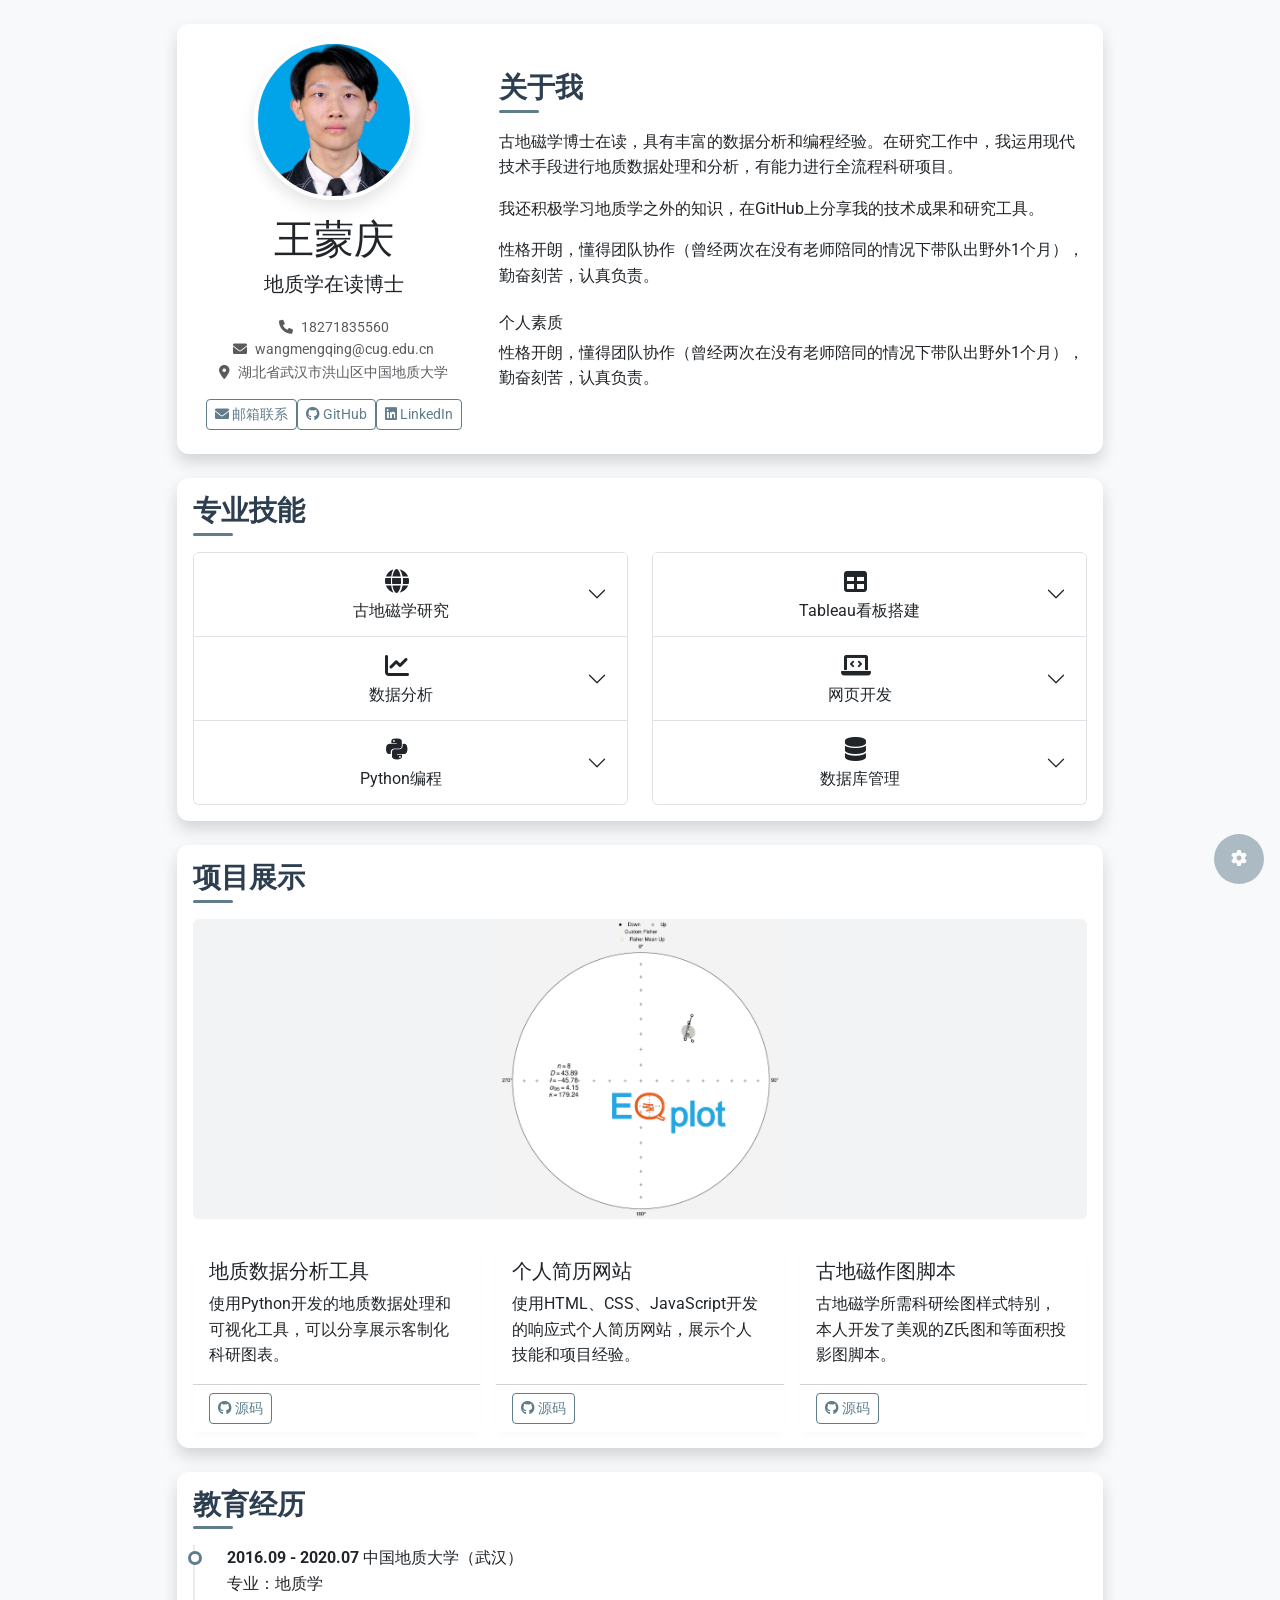
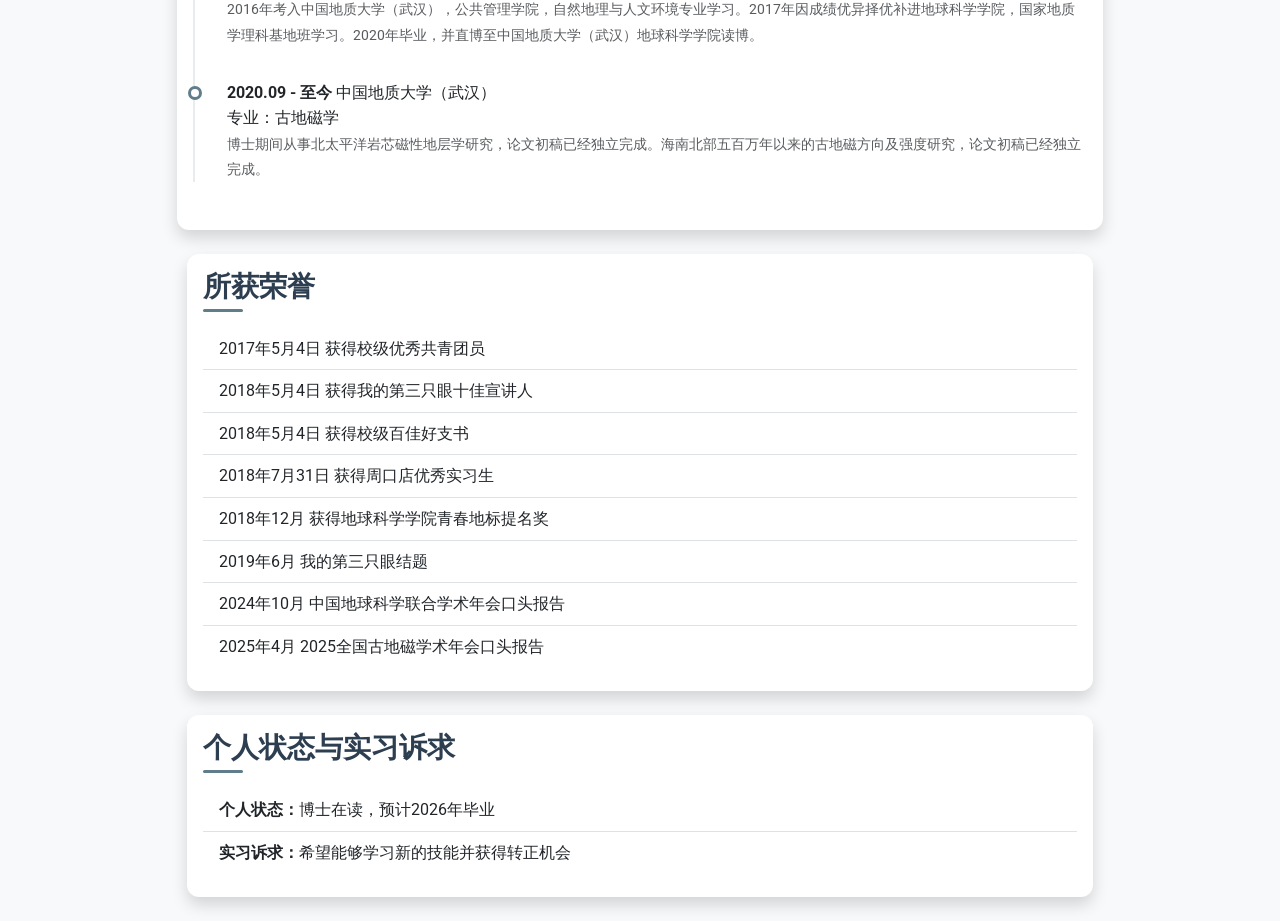
<file: index.html>
<!DOCTYPE html>
<html lang="zh-CN">

<head>
  <meta charset="UTF-8" />
  <meta name="viewport" content="width=device-width, initial-scale=1.0" />
  <title>王蒙庆 - CV</title>
  <link href="https://fonts.googleapis.com/css2?family=Roboto:wght@300;400;500;700&display=swap" rel="stylesheet">
  <link rel="stylesheet" href="./css/bootstrap.min.css">
  <link rel="stylesheet" href="./css/style.css">
  <link rel="stylesheet" href="https://cdnjs.cloudflare.com/ajax/libs/font-awesome/6.0.0/css/all.min.css">
</head>

<body>
  <div class="container py-4">
    <!-- Header Section + About Section -->
    <div class="row justify-content-center">
      <div class="col-lg-10">
        <div class="card shadow mb-4">
          <div class="card-body">
            <div class="row align-items-center">
              <!-- Left: Profile -->
              <div class="col-md-4 text-center" id="profile-container">
                <!-- Dynamic Content -->
              </div>
              <!-- Right: About -->
              <div class="col-md-8" id="about-container">
                <!-- Dynamic Content -->
              </div>
            </div>
          </div>
        </div>
      </div>
    </div>

    <!-- Skills Section -->
    <div class="row justify-content-center">
      <div class="col-lg-10">
        <div class="card shadow mb-4">
          <div class="card-body">
            <h2 class="section-title">专业技能</h2>
            <div class="row" id="skills-container">
              <!-- Dynamic Content -->
            </div>
          </div>
        </div>
      </div>
    </div>

    <!-- Projects Section -->
    <div class="row justify-content-center">
      <div class="col-lg-10">
        <div class="card shadow">
          <div class="card-body">
            <h2 class="section-title">项目展示</h2>
            <!-- Carousel -->
            <div id="projectCarousel" class="carousel slide mb-4" data-bs-ride="carousel" data-bs-interval="2000"
              data-bs-wrap="false">
              <div class="carousel-inner">
                <!-- Dynamic Content -->
              </div>
            </div>
            <!-- Projects List -->
            <div class="row g-3" id="projects-list">
              <!-- Dynamic Content -->
            </div>
          </div>
        </div>
      </div>
    </div>

    <!-- Education Section -->
    <div class="row justify-content-center mt-4">
      <div class="col-lg-10">
        <div class="card shadow">
          <div class="card-body" id="education-container">
            <h2 class="section-title">教育经历</h2>
            <div class="timeline">
              <!-- Dynamic Content -->
              <h2 class="section-title">其他技能</h2>
              <ul class="list-group list-group-flush mb-2" id="other-skills-list">
                <!-- Dynamic Content -->
              </ul>
            </div>
          </div>
        </div>
      </div>

      <!-- Honors Section -->
      <div class="row justify-content-center mt-4">
        <div class="col-lg-10">
          <div class="card shadow">
            <div class="card-body">
              <h2 class="section-title">所获荣誉</h2>
              <ul class="list-group list-group-flush mb-2" id="honors-list">
                <!-- Dynamic Content -->
              </ul>
            </div>
          </div>
        </div>
      </div>

      <!-- Status Section -->
      <div class="row justify-content-center mt-4">
        <div class="col-lg-10">
          <div class="card shadow">
            <div class="card-body">
              <h2 class="section-title">个人状态与实习诉求</h2>
              <ul class="list-group list-group-flush mb-2" id="status-list">
                <!-- Dynamic Content -->
              </ul>
            </div>
          </div>
        </div>
      </div>

    </div>

    <!-- Admin Button -->
    <button id="admin-btn" class="btn btn-secondary position-fixed bottom-0 end-0 m-3 rounded-circle"
      style="width: 50px; height: 50px; z-index: 1000;">
      <i class="fas fa-cog"></i>
    </button>

    <!-- Admin Modal -->
    <div class="modal fade" id="adminModal" tabindex="-1" aria-hidden="true">
      <div class="modal-dialog modal-lg">
        <div class="modal-content">
          <div class="modal-header">
            <h5 class="modal-title">Admin Panel</h5>
            <button type="button" class="btn-close" data-bs-dismiss="modal" aria-label="Close"></button>
          </div>
          <div class="modal-body">
            <div id="login-section">
              <div class="mb-3">
                <label for="github-token" class="form-label">GitHub Personal Access Token</label>
                <input type="password" class="form-control" id="github-token" placeholder="ghp_...">
                <div class="form-text">Token must have 'repo' scope. Stored locally.</div>
              </div>
              <button class="btn btn-primary" id="login-btn">Login</button>
            </div>
            <div id="editor-section" style="display: none;">
              <ul class="nav nav-tabs mb-3" id="adminTabs" role="tablist">
                <li class="nav-item" role="presentation">
                  <button class="nav-link active" id="json-tab" data-bs-toggle="tab" data-bs-target="#json-editor"
                    type="button" role="tab">JSON Editor</button>
                </li>
                <li class="nav-item" role="presentation">
                  <button class="nav-link" id="image-tab" data-bs-toggle="tab" data-bs-target="#image-uploader"
                    type="button" role="tab">Image Upload</button>
                </li>
              </ul>
              <div class="tab-content">
                <div class="tab-pane fade show active" id="json-editor" role="tabpanel">
                  <div class="mb-3">
                    <textarea class="form-control" id="json-textarea" rows="15"></textarea>
                  </div>
                  <button class="btn btn-success" id="save-json-btn">Save Changes</button>
                </div>
                <div class="tab-pane fade" id="image-uploader" role="tabpanel">
                  <div class="mb-3">
                    <label for="image-file" class="form-label">Select Image</label>
                    <input class="form-control" type="file" id="image-file">
                  </div>
                  <div class="mb-3">
                    <label for="image-path" class="form-label">Target Path (e.g., images/new-pic.jpg)</label>
                    <input type="text" class="form-control" id="image-path" placeholder="images/filename.jpg">
                  </div>
                  <button class="btn btn-primary" id="upload-image-btn">Upload Image</button>
                </div>
              </div>
            </div>
          </div>
        </div>
      </div>
    </div>

    <!-- Add Item Modal -->
    <div class="modal fade" id="addItemModal" tabindex="-1" aria-hidden="true">
      <div class="modal-dialog">
        <div class="modal-content">
          <div class="modal-header">
            <h5 class="modal-title">Add New <span id="add-item-section-name"></span></h5>
            <button type="button" class="btn-close" data-bs-dismiss="modal" aria-label="Close"></button>
          </div>
          <div class="modal-body">
            <input type="hidden" id="add-item-section-input">
            <div id="add-item-form-container">
              <!-- Dynamic Fields -->
            </div>
          </div>
          <div class="modal-footer">
            <button type="button" class="btn btn-secondary" data-bs-dismiss="modal">Cancel</button>
            <button type="button" class="btn btn-primary" id="save-new-item-btn">Save Item</button>
          </div>
        </div>
      </div>
    </div>

    <script src="./js/bootstrap.bundle.min.js"></script>
    <script src="./js/data.js"></script>
    <script src="./js/app.js"></script>
    <script src="./js/admin.js"></script>
</body>

</html>
</file>
<file: css/style.css>
/* Minimalist & Low Saturation Theme */
:root {
  --bg-color: #f8f9fa;
  --card-bg: #ffffff;
  --text-primary: #2c3e50;
  --text-secondary: #6c757d;
  --accent-color: #607d8b; /* Blue Grey */
  --accent-hover: #455a64;
  --border-color: #e9ecef;
}

body {
  font-family: 'Inter', 'Roboto', sans-serif;
  background-color: var(--bg-color);
  color: var(--text-primary);
  line-height: 1.6;
}

.card {
  border: none;
  border-radius: 12px;
  box-shadow: 0 4px 6px rgba(0, 0, 0, 0.02);
  background-color: var(--card-bg);
  transition: transform 0.3s ease, box-shadow 0.3s ease;
}

.card:hover {
  transform: translateY(-2px);
  box-shadow: 0 10px 20px rgba(0, 0, 0, 0.05);
}

.section-title {
  color: var(--text-primary);
  font-weight: 600;
  font-size: 1.75rem;
  margin-bottom: 1.5rem;
  position: relative;
  display: inline-block;
}

.section-title::after {
  content: '';
  position: absolute;
  bottom: -8px;
  left: 0;
  width: 40px;
  height: 3px;
  background-color: var(--accent-color);
  border-radius: 2px;
}

.profile-image {
  width: 160px;
  height: 160px;
  border-radius: 50%;
  background-size: cover;
  background-position: center;
  border: 4px solid #fff;
  box-shadow: 0 8px 16px rgba(0, 0, 0, 0.1);
}

.btn-outline-primary {
  color: var(--accent-color);
  border-color: var(--accent-color);
}

.btn-outline-primary:hover {
  background-color: var(--accent-color);
  border-color: var(--accent-color);
  color: #fff;
}

.timeline {
  border-left: 2px solid var(--border-color);
  padding-left: 2rem;
  position: relative;
}

.timeline-item {
  position: relative;
  margin-bottom: 2rem;
}

.timeline-item::before {
  content: '';
  position: absolute;
  left: -39px; /* Adjust based on padding + border width */
  top: 6px;
  width: 14px;
  height: 14px;
  background: #fff;
  border: 3px solid var(--accent-color);
  border-radius: 50%;
}

.accordion-button:not(.collapsed) {
  color: var(--accent-color);
  background-color: rgba(96, 125, 139, 0.1);
}

.accordion-button:focus {
  box-shadow: 0 0 0 0.25rem rgba(96, 125, 139, 0.25);
}

/* Carousel */
.project-carousel-img {
  height: 300px;
  object-fit: contain;
  background-color: #f1f3f5;
  border-radius: 8px;
}

/* Admin Button */
#admin-btn {
  background-color: var(--accent-color);
  border: none;
  opacity: 0.5;
  transition: opacity 0.3s;
}

#admin-btn:hover {
  opacity: 1;
}

/* Animations */
@keyframes fadeIn {
  from { opacity: 0; transform: translateY(20px); }
  to { opacity: 1; transform: translateY(0); }
}

.fade-in {
  animation: fadeIn 0.8s ease forwards;
}
</file>
